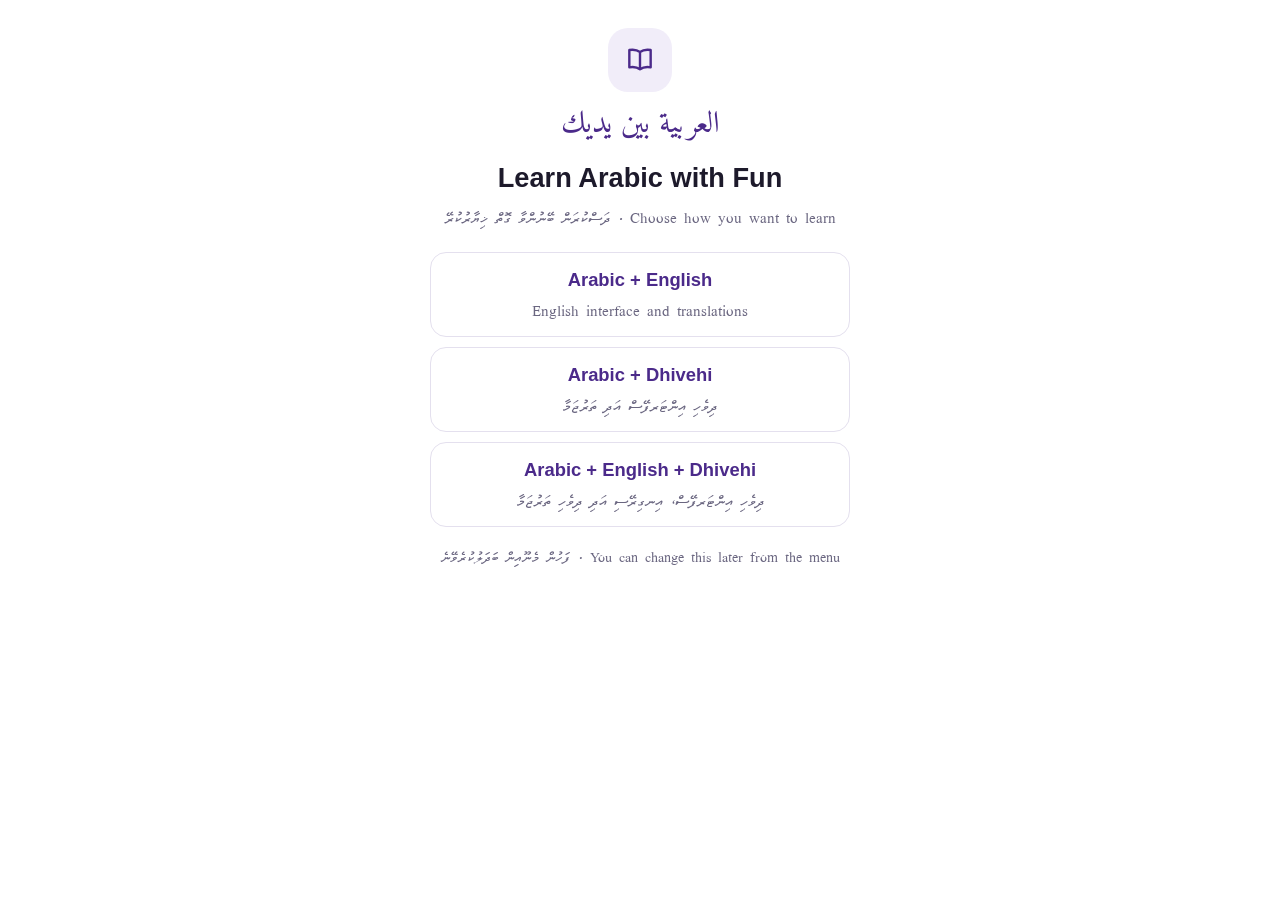
<file: index.html>
<!DOCTYPE html>
<html lang="dv" dir="rtl">
<head>
<meta charset="utf-8">
<meta name="viewport" content="width=device-width, initial-scale=1, viewport-fit=cover">
<title>ArabicMV</title>
<meta name="description" content="ArabicMV — Arabic learning companion for العربية بين يديك, Book 1, in Dhivehi and English.">
<link rel="icon" href="data:image/svg+xml,%3Csvg xmlns='http://www.w3.org/2000/svg' viewBox='0 0 24 24'%3E%3Crect width='24' height='24' rx='6' fill='%234b2a8a'/%3E%3Cpath d='M12 7c-1.6-1.2-4-1.6-6.4-1.2v10.4c2.4-.4 4.8 0 6.4 1.2 1.6-1.2 4-1.6 6.4-1.2V5.8C16 5.4 13.6 5.8 12 7zm0 0v10.4' fill='none' stroke='white' stroke-width='1.6'/%3E%3C/svg%3E">
<link rel="preconnect" href="https://fonts.googleapis.com">
<link rel="preconnect" href="https://fonts.gstatic.com" crossorigin>
<link rel="stylesheet" href="https://fonts.googleapis.com/css2?family=Amiri:wght@400;700&family=Noto+Sans+Thaana:wght@400;600;700&display=swap">
<link rel="stylesheet" href="css/app.css">
</head>
<body>
<aside id="side" class="side" hidden></aside>
<div class="wrap">
  <header id="hdr"></header>
  <main id="app"></main>
</div>
<nav class="nav" id="nav" aria-label="Sections" hidden></nav>
<div id="modalRoot"></div>
<script src="js/i18n.js"></script>
<script src="js/exercises.js"></script>
<script src="js/views.js"></script>
<script src="js/app.js"></script>
</body>
</html>
</file>
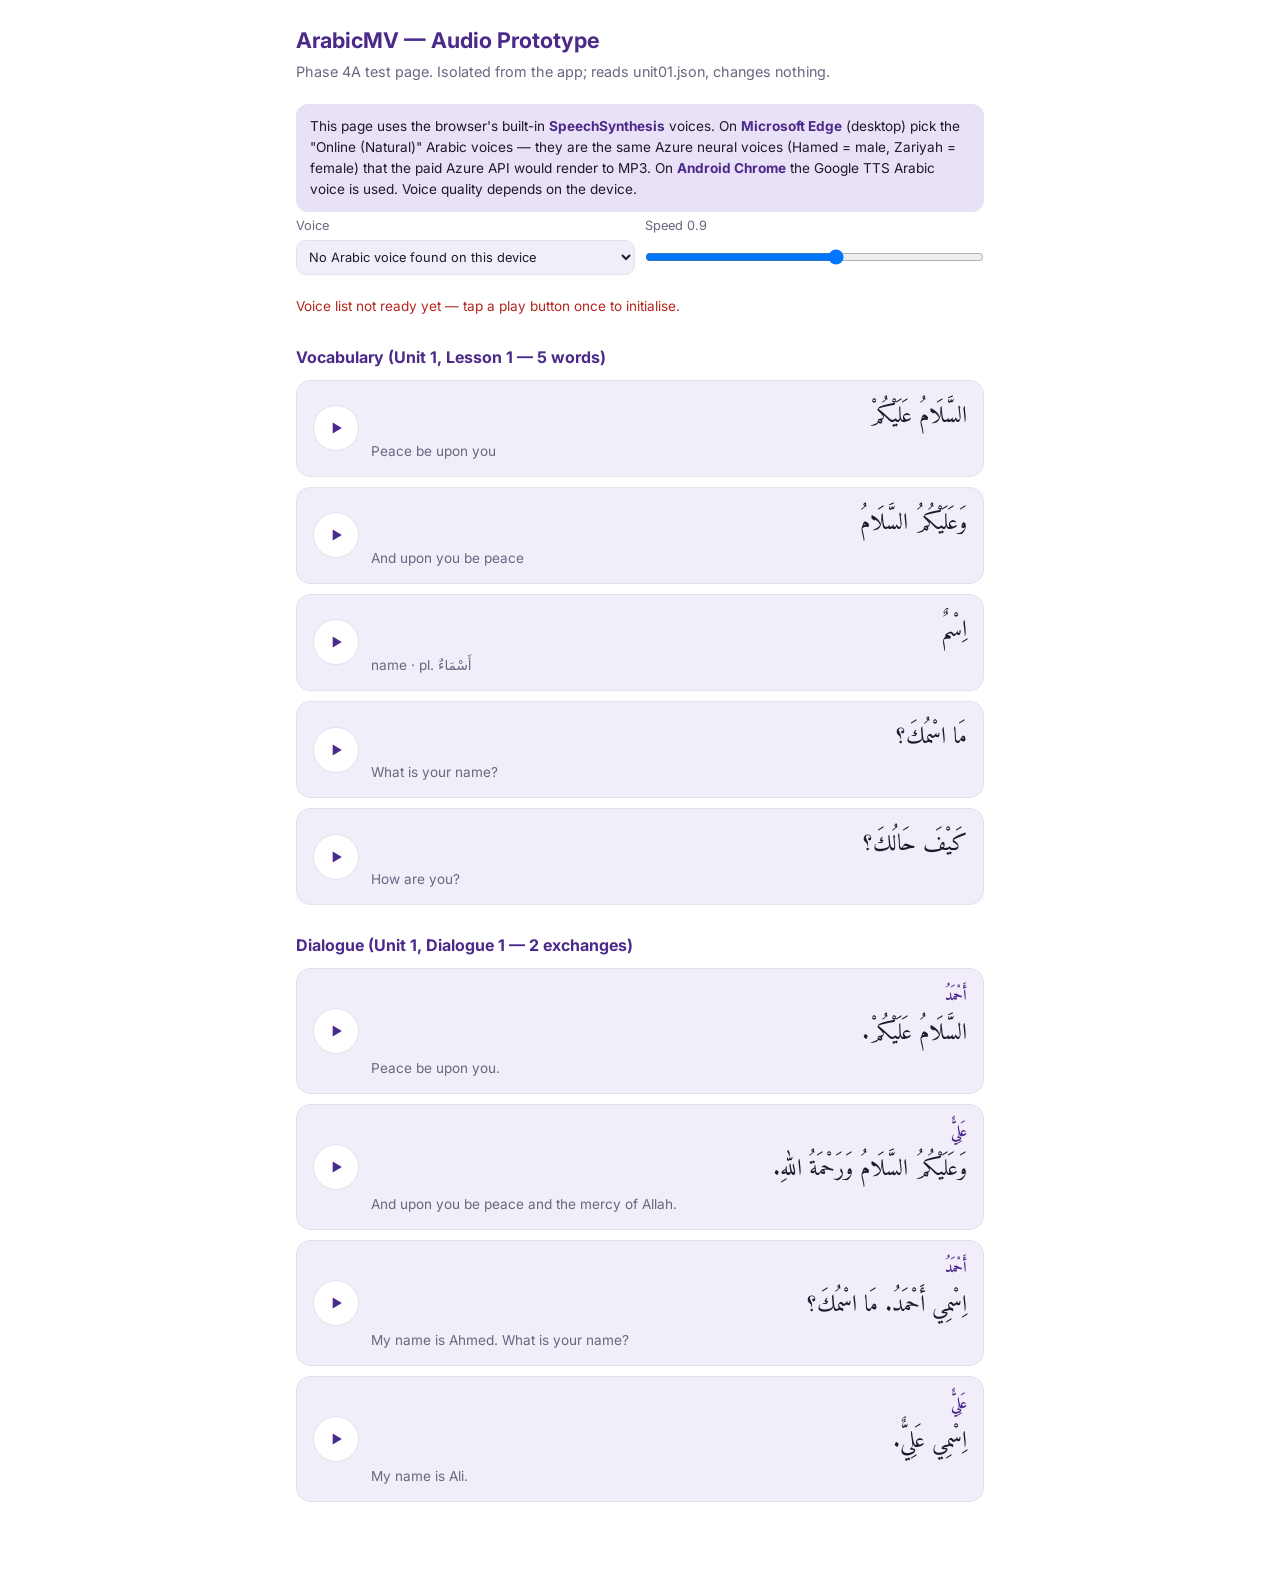
<file: prototype/audio/index.html>
<!doctype html>
<html lang="en">
<head>
<meta charset="utf-8">
<meta name="viewport" content="width=device-width, initial-scale=1">
<title>ArabicMV Audio Prototype</title>
<link rel="icon" href="data:image/svg+xml,%3Csvg xmlns='http://www.w3.org/2000/svg' viewBox='0 0 24 24'%3E%3Cpath fill='%234b2a8a' d='M3 9v6h4l5 4V5L7 9H3zm13.5 3a4.5 4.5 0 00-2.5-4v8a4.5 4.5 0 002.5-4z'/%3E%3C/svg%3E">
<link rel="preconnect" href="https://fonts.googleapis.com">
<link rel="preconnect" href="https://fonts.gstatic.com" crossorigin>
<link href="https://fonts.googleapis.com/css2?family=Amiri:wght@400;700&family=Inter:wght@400;500;600;700&display=swap" rel="stylesheet">
<style>
/* Standalone prototype — intentionally not linked to css/app.css so the main
   app stays untouched. Tokens copied from the ArabicMV purple palette. */
:root{
  --primary:#4b2a8a; --bg:#ffffff; --surface:#f1edf9; --accent:#e9e1f7;
  --line:#e4e0ee; --ink:#1d1a2b; --muted:#6a6680; --good:#1e8f5a; --bad:#b3261e;
}
@media (prefers-color-scheme: dark){
  :root:not([data-theme="light"]){
    --primary:#b79cf2; --bg:#141220; --surface:#221e33; --accent:#2f2847;
    --line:#332d4a; --ink:#efecf7; --muted:#a49fc0; --good:#4cc08a; --bad:#f2938c;
  }
}
*{box-sizing:border-box; margin:0; padding:0}
body{
  background:var(--bg); color:var(--ink);
  font-family:"Inter",system-ui,sans-serif; font-size:16px; line-height:1.55;
  max-width:720px; margin:0 auto; padding:24px 16px 64px;
}
h1{font-size:1.35rem; color:var(--primary); margin-bottom:4px}
.sub{color:var(--muted); font-size:.9rem; margin-bottom:20px}
h2{font-size:1rem; margin:28px 0 10px; color:var(--primary)}
.ar{font-family:"Amiri",serif; line-height:1.9; direction:rtl}
.card{
  background:var(--surface); border:1px solid var(--line); border-radius:14px;
  padding:14px 16px; margin-bottom:10px;
  display:flex; align-items:center; gap:12px;
}
.card .tx{flex:1; min-width:0}
.card .ar{font-size:1.45rem}
.card .en{color:var(--muted); font-size:.85rem; margin-top:2px}
.card .who{color:var(--primary); font-size:.95rem; font-weight:700}
.pbtn{
  flex:none; width:46px; height:46px; border-radius:50%;
  border:1px solid var(--line); background:var(--bg); color:var(--primary);
  cursor:pointer; display:flex; align-items:center; justify-content:center;
}
.pbtn:active{background:var(--accent)}
.pbtn svg{width:20px; height:20px; fill:currentColor}
.pbtn.playing{background:var(--primary); color:var(--bg); border-color:var(--primary)}
.vrow{display:flex; gap:10px; flex-wrap:wrap; margin-bottom:6px}
.vrow label{flex:1 1 240px; font-size:.8rem; color:var(--muted)}
.vrow select, .vrow input[type=range]{
  width:100%; margin-top:4px; padding:8px; border-radius:10px;
  border:1px solid var(--line); background:var(--surface); color:var(--ink); font:inherit;
}
.note{
  background:var(--accent); border-radius:12px; padding:12px 14px;
  font-size:.85rem; margin:10px 0 4px;
}
.note b{color:var(--primary)}
#status{font-size:.85rem; min-height:1.4em; margin-top:8px}
#status.err{color:var(--bad)}
#status.ok{color:var(--good)}
.seg{display:flex; gap:6px; margin:8px 0 2px}
.seg button{
  padding:8px 14px; border-radius:999px; border:1px solid var(--line);
  background:var(--surface); color:var(--ink); font:inherit; font-size:.85rem; cursor:pointer;
}
.seg button.on{background:var(--primary); color:var(--bg); border-color:var(--primary)}
</style>
</head>
<body>
<h1>ArabicMV — Audio Prototype</h1>
<p class="sub">Phase 4A test page. Isolated from the app; reads unit01.json, changes nothing.</p>

<div class="note">
  This page uses the browser's built-in <b>SpeechSynthesis</b> voices.
  On <b>Microsoft Edge</b> (desktop) pick the "Online (Natural)" Arabic voices —
  they are the same Azure neural voices (Hamed = male, Zariyah = female) that the
  paid Azure API would render to MP3. On <b>Android Chrome</b> the Google TTS
  Arabic voice is used. Voice quality depends on the device.
</div>

<div class="vrow">
  <label>Voice
    <select id="voiceSel"></select>
  </label>
  <label>Speed <span id="rateVal">0.9</span>
    <input type="range" id="rate" min="0.5" max="1.2" step="0.05" value="0.9">
  </label>
</div>
<div class="seg" id="quick"></div>
<div id="status"></div>

<h2>Vocabulary (Unit 1, Lesson 1 — 5 words)</h2>
<div id="vocab"></div>

<h2>Dialogue (Unit 1, Dialogue 1 — 2 exchanges)</h2>
<div id="dlg"></div>

<script>
(function(){
  "use strict";
  var statusEl = document.getElementById("status");
  function setStatus(msg, cls){ statusEl.textContent = msg; statusEl.className = cls || ""; }
  function esc(s){
    return String(s).replace(/&/g,"&amp;").replace(/</g,"&lt;").replace(/>/g,"&gt;").replace(/"/g,"&quot;");
  }

  if(!("speechSynthesis" in window)){
    setStatus("This browser has no SpeechSynthesis support.", "err");
    return;
  }

  /* ---- voices ---- */
  var sel = document.getElementById("voiceSel");
  var quick = document.getElementById("quick");
  var voices = [];
  function knownGender(name){
    if(/hamed|naayf|shakir|zayd|bassel|taim|laith|ismael|rami|omar|bashkar/i.test(name)) return " — male";
    if(/zariyah|salma|hala|zeina|amany|layla|fatima|mouna|rana|aysha|iman|sana|hoda|amal|amina|noura/i.test(name)) return " — female";
    return "";
  }
  function loadVoices(){
    var all = window.speechSynthesis.getVoices();
    voices = all.filter(function(v){ return (v.lang || "").toLowerCase().indexOf("ar") === 0; });
    sel.innerHTML = "";
    quick.innerHTML = "";
    if(!voices.length){
      var opt = document.createElement("option");
      opt.textContent = "No Arabic voice found on this device";
      sel.appendChild(opt);
      setStatus(all.length ?
        ("No Arabic voice among the " + all.length + " voices on this device. On Android: install/enable Google Text-to-Speech Arabic.") :
        "Voice list not ready yet — tap a play button once to initialise.", "err");
      return;
    }
    voices.forEach(function(v, i){
      var opt = document.createElement("option");
      opt.value = i;
      opt.textContent = v.name + " (" + v.lang + ")" + knownGender(v.name) + (v.localService ? " [offline]" : " [online]");
      sel.appendChild(opt);
    });
    /* quick toggles for the first recognisably male + female voice */
    var mi = -1, fi = -1;
    voices.forEach(function(v, i){
      if(mi < 0 && knownGender(v.name) === " — male") mi = i;
      if(fi < 0 && knownGender(v.name) === " — female") fi = i;
    });
    function seg(label, idx){
      var b = document.createElement("button");
      b.textContent = label;
      b.onclick = function(){
        sel.value = String(idx); syncSeg();
      };
      b.dataset.idx = idx;
      quick.appendChild(b);
    }
    if(mi >= 0) seg("Male voice", mi);
    if(fi >= 0) seg("Female voice", fi);
    function syncSeg(){
      var bs = quick.querySelectorAll("button");
      for(var i = 0; i < bs.length; i++) bs[i].className = (bs[i].dataset.idx === sel.value) ? "on" : "";
    }
    sel.onchange = syncSeg;
    if(mi >= 0){ sel.value = String(mi); }
    syncSeg();
    setStatus(voices.length + " Arabic voice(s) available.", "ok");
  }
  loadVoices();
  window.speechSynthesis.onvoiceschanged = loadVoices;

  /* ---- rate ---- */
  var rateEl = document.getElementById("rate"), rateVal = document.getElementById("rateVal");
  rateEl.oninput = function(){ rateVal.textContent = rateEl.value; };

  /* ---- playback ---- */
  var current = null;
  function play(text, btn){
    window.speechSynthesis.cancel();
    if(current){ current.classList.remove("playing"); }
    if(current === btn){ current = null; return; }  /* tap again = stop */
    if(!voices.length){ loadVoices(); if(!voices.length){ setStatus("No Arabic voice available.", "err"); return; } }
    var u = new SpeechSynthesisUtterance(text);
    u.voice = voices[+sel.value] || voices[0];
    u.lang = u.voice.lang;
    u.rate = +rateEl.value;
    u.onstart = function(){ setStatus("Playing with " + u.voice.name + "…"); };
    u.onend = function(){ btn.classList.remove("playing"); current = null; setStatus("Done.", "ok"); };
    u.onerror = function(e){
      btn.classList.remove("playing"); current = null;
      setStatus("Speech error: " + (e.error || "unknown") + ". Online voices need an internet connection.", "err");
    };
    btn.classList.add("playing");
    current = btn;
    window.speechSynthesis.speak(u);
  }
  var PLAY = '<svg viewBox="0 0 24 24"><path d="M8 5.5v13l11-6.5z"/></svg>';

  function card(ar, sub, who){
    var d = document.createElement("div");
    d.className = "card";
    d.innerHTML =
      '<button class="pbtn" aria-label="Play">' + PLAY + '</button>' +
      '<div class="tx">' +
        (who ? '<div class="who ar">' + esc(who) + '</div>' : '') +
        '<div class="ar">' + esc(ar) + '</div>' +
        (sub ? '<div class="en">' + esc(sub) + '</div>' : '') +
      '</div>';
    d.querySelector(".pbtn").onclick = function(){ play(ar, this); };
    return d;
  }

  /* ---- content: fetched from the real JSON so strings are byte-exact ---- */
  fetch("../../data/book1/unit01.json")
    .then(function(r){ if(!r.ok) throw new Error("HTTP " + r.status); return r.json(); })
    .then(function(d){
      var vbox = document.getElementById("vocab");
      d.vocab.slice(0, 5).forEach(function(v){
        vbox.appendChild(card(v.ar, v.en + (v.pl ? "  · pl. " + v.pl : "")));
      });
      var dbox = document.getElementById("dlg");
      /* first two exchanges = first 4 lines of dialogue 1 */
      d.dialogues[0].lines.slice(0, 4).forEach(function(ln){
        dbox.appendChild(card(ln.ar, ln.en, ln.who));
      });
    })
    .catch(function(e){
      setStatus("Could not load unit01.json (" + e.message + "). Serve this page from the project root, e.g. http://localhost:8000/prototype/audio/", "err");
    });
})();
</script>
</body>
</html>
</file>
<file: css/app.css>
/* ArabicMV — styles. Tokens first, then shell, then screens. */
@font-face{
  font-family:"Faruma";
  src:url("../fonts/Faruma.woff2") format("woff2"),
      url("../fonts/Faruma.woff") format("woff");
  font-weight:normal; font-style:normal; font-display:swap;
}
:root{
  --bg:#ffffff; --surface:#f1edf9; --card:#ffffff; --ink:#1d1a2b; --muted:#6a6680;
  --primary:#4b2a8a; --on-primary:#ffffff; --accent:#e9e1f7; --on-accent:#4b2a8a; --line:#e4e0ee;
  --good:#1e8f5a; --good-bg:#e4f5ec; --bad:#c6403a; --bad-bg:#fbe6e4; --shadow:0 1px 2px rgba(75,42,138,.05), 0 3px 10px rgba(75,42,138,.06);
  box-sizing:border-box;
  padding-top:env(safe-area-inset-top,0px);
  padding-bottom:env(safe-area-inset-bottom,0px);
}
@media (prefers-color-scheme: dark){
  :root:not([data-theme="light"]){
    --bg:#141220; --surface:#221e33; --card:#1b1829; --ink:#efecf7; --muted:#a6a1bd;
    --primary:#b79cf2; --on-primary:#1b1529; --accent:#2f2847; --on-accent:#d9ccf6; --line:#2e2944;
    --good:#5fd39a; --good-bg:#1c3a2c; --bad:#f08a80; --bad-bg:#44262a; --shadow:0 1px 2px rgba(0,0,0,.35);
  }
}
:root[data-theme="dark"]{
  --bg:#141220; --surface:#221e33; --card:#1b1829; --ink:#efecf7; --muted:#a6a1bd;
  --primary:#b79cf2; --on-primary:#1b1529; --accent:#2f2847; --on-accent:#d9ccf6; --line:#2e2944;
  --good:#5fd39a; --good-bg:#1c3a2c; --bad:#f08a80; --bad-bg:#44262a; --shadow:0 1px 2px rgba(0,0,0,.35);
}
*,*::before,*::after{box-sizing:inherit}
html{scroll-padding-top:env(safe-area-inset-top,0px)}
body{margin:0; background:var(--bg); color:var(--ink);
  font-family:"Faruma","Samee Avas Thaana","MV Faseyha","Noto Sans Thaana",sans-serif; font-size:17px; line-height:1.9}
/* English interface: Latin font at the same size and line height as the Dhivehi interface */
html[data-ui="en"] body{font-family:"Segoe UI",Roboto,"Helvetica Neue",Arial,sans-serif; line-height:1.7}
html[data-ui="en"] .dv{font-family:"Faruma","Samee Avas Thaana","MV Faseyha","Noto Sans Thaana",sans-serif; line-height:1.9}
.ar{font-family:"Amiri","Traditional Arabic","Scheherazade New",serif; line-height:1.8; direction:rtl; unicode-bidi:isolate}
.en{font-family:"Segoe UI",Roboto,"Helvetica Neue",Arial,sans-serif; direction:ltr; unicode-bidi:isolate; line-height:1.5; font-size:1rem; color:var(--ink)}
.en+.dv{color:var(--muted)}
.dv{direction:rtl; unicode-bidi:isolate}
/* numeric "n / m" counters keep left-to-right order inside RTL text */
.num{direction:ltr; unicode-bidi:isolate}
button,input,select,textarea{font:inherit; color:inherit}
button{cursor:pointer}
button:disabled{cursor:default}
:focus-visible{outline:3px solid var(--accent); outline-offset:2px}
[hidden]{display:none!important}
.ic{width:22px; height:22px; fill:none; stroke:currentColor; stroke-width:1.8; stroke-linecap:round; stroke-linejoin:round; flex:none}
.wrap{max-width:600px; margin:0 auto; padding:0 14px 120px}

/* header */
.hdr,.home{display:grid; grid-template-columns:44px 1fr 44px; align-items:center; padding:8px 0 10px}
.ib{width:40px; height:40px; border-radius:50%; background:none; border:0; display:grid; place-items:center; color:var(--primary); padding:0}
.ib:hover{background:var(--surface)}
.hc{text-align:center; min-width:0}
.hs{font-size:.8rem; color:var(--muted); line-height:1.3}
.ht{font-weight:700; color:var(--primary); font-size:1.15rem; line-height:1.5; overflow:hidden; text-overflow:ellipsis; white-space:nowrap}
/* Arabic in clipped (ellipsis) containers: line-height:normal lets Amiri's own
   metrics size the line box, so stacked tashkeel is never cut off */
.ht.ar{font-size:1.45rem; line-height:normal}
.hl{font-family:"Amiri","Traditional Arabic","Scheherazade New",serif; font-size:1.15rem; color:var(--ink); line-height:normal; white-space:nowrap; overflow:hidden; text-overflow:ellipsis; direction:rtl; unicode-bidi:isolate}
/* narrow screens: keep unit and lesson numbers visible, drop the long unit title */
@media (max-width:540px){ .hl .hmid{display:none} }
.hc.one{display:flex; align-items:baseline; justify-content:space-between; gap:6px}
.hc.one .hs{font-size:1rem; color:var(--primary); white-space:nowrap}
.hc.one .ht{flex:1; font-size:1.35rem; text-align:center; color:var(--ink)}
.home .logo{display:grid; place-items:center; color:var(--primary)}
.home .logo .ic{width:28px; height:28px}
.home .ht{font-size:1.7rem}
.home .logo .ic{color:var(--primary)}

/* welcome */
.welcome{display:flex; flex-direction:column; align-items:center; text-align:center; padding:28px 0 20px; max-width:420px; margin:0 auto}
.wlogo{width:64px; height:64px; border-radius:20px; background:var(--surface); color:var(--primary); display:grid; place-items:center; margin-bottom:10px}
.wlogo .ic{width:32px; height:32px}
.wtitle{font-size:1.9rem; color:var(--primary); line-height:1.5}
.wh{font-family:"Segoe UI",Roboto,"Helvetica Neue",Arial,sans-serif; font-size:1.7rem; margin:4px 0 2px; color:var(--ink); direction:ltr}
.wsub{color:var(--muted); margin:0 0 18px; font-size:.95rem}
.wopt{display:flex; flex-direction:column; align-items:center; width:100%; background:var(--card); border:1.5px solid var(--line); border-radius:16px; padding:10px 16px; margin-bottom:10px; color:var(--ink)}
.wopt:hover{border-color:var(--primary); background:var(--surface)}
.wopt .wl{font-family:"Segoe UI",Roboto,"Helvetica Neue",Arial,sans-serif; font-size:1.15rem; font-weight:700; color:var(--primary); direction:ltr}
.wopt .ws{font-size:.92rem; color:var(--muted)}
.wnote{color:var(--muted); font-size:.85rem; margin-top:8px}

/* homepage: brand block, continue card, books with unit shortcuts, quick practice, recent progress */
.hwel{position:relative; text-align:center; padding:22px 40px 18px}
.hwel h1,.hwel p{direction:ltr; font-family:"Segoe UI",Roboto,"Helvetica Neue",Arial,sans-serif}
.hmenu{position:absolute; top:8px; inset-inline-end:-8px}
.lpsub{font-size:1rem; color:var(--muted); margin:6px 0 0; line-height:1.4}
.cbtn{flex:none; background:var(--on-primary); color:var(--primary); border-radius:999px; padding:6px 16px; font-weight:700; font-size:.95rem}
.cempty{display:flex; align-items:center; justify-content:space-between; flex-wrap:wrap; gap:10px 14px; background:var(--surface); border-radius:18px; padding:14px 16px}
.cempty p{margin:0; font-weight:600}
.books{display:grid; gap:10px}
.hsub{display:block; font-size:.85rem; font-weight:400; color:var(--muted)}
.credit{text-align:center; color:var(--muted); font-size:.85rem; margin:26px 0 0; direction:ltr}
.lnk{background:none; border:0; padding:0; color:var(--primary); font:inherit; font-weight:600; text-decoration:underline; cursor:pointer}
.books{grid-template-columns:1fr 1fr}
.books .hcard:first-child{grid-column:1 / -1}
.books .hcard.off{min-height:48px; padding:8px 12px; flex-wrap:wrap; gap:4px 10px}
.books .hcard.off .hic{display:none}
.books .hcard.off .hlab{font-size:1rem}
@media (min-width:700px){ .books{grid-template-columns:repeat(3,1fr)} .books .hcard:first-child{grid-column:auto} .books .hcard{min-height:64px} .books .hcard.off .hic{display:grid} }
/* Practice page: kind of activity */
.ptypes{display:grid; grid-template-columns:repeat(3,1fr); gap:8px; margin-bottom:14px}
.ptype{display:flex; flex-direction:column; align-items:center; gap:4px; background:var(--card); border:1px solid var(--line); border-radius:14px; padding:9px 4px; color:var(--ink); font-size:.88rem; line-height:1.4}
.ptype .ic{width:20px; height:20px; color:var(--primary)}
.ptype:hover{border-color:var(--primary)}
.ptype.on{background:var(--primary); border-color:var(--primary); color:var(--on-primary); font-weight:700}
.ptype.on .ic{color:var(--on-primary)}
@media (min-width:700px){ .ptypes{grid-template-columns:repeat(5,1fr)} }
.lpname{font-size:2.4rem; font-weight:700; color:var(--primary); margin:0; line-height:1.2; letter-spacing:-.01em}
.lptag{font-size:1.35rem; font-weight:600; color:var(--primary); opacity:.72; margin:10px 0 0; line-height:1.3}
.hcard{display:flex; align-items:center; gap:14px; width:100%; min-height:76px; text-align:start; background:var(--card); border:1.5px solid var(--line); border-radius:18px; padding:12px 16px; color:var(--ink); box-shadow:none}
.hcard:hover{border-color:var(--primary); background:var(--surface)}
.hic{width:48px; height:48px; flex:none; border-radius:14px; background:var(--accent); color:var(--on-accent); display:grid; place-items:center}
.hic .ic{width:24px; height:24px}
.hlab{flex:1; min-width:0; font-size:1.2rem; font-weight:700; line-height:1.35}
.hgo{color:var(--primary); display:grid; place-items:center}
.hcard.off{cursor:default; opacity:.6}
.hcard.off .hic{background:var(--surface); color:var(--muted)}
.hsoon{flex:none; font-size:.78rem; font-weight:600; color:var(--muted); background:var(--surface); border-radius:999px; padding:3px 10px; white-space:nowrap}
@media (max-width:380px){ .lpname{font-size:2.1rem} .lptag{font-size:1.15rem} .hlab{font-size:1.1rem} }

/* unit list */
.ulist{list-style:none; margin:0; padding:0; display:grid; gap:10px}
.ucard,.lcard{display:flex; align-items:center; gap:12px; width:100%; text-align:start; background:var(--card); border:0; border-radius:16px; padding:10px 12px; box-shadow:var(--shadow)}
.thumb{width:48px; height:48px; flex:none; display:grid; place-items:center; background:var(--surface); border-radius:14px; color:var(--primary); font-size:1.35rem; font-weight:700}
.ut{flex:1; min-width:0; display:flex; flex-direction:column}
.uk{font-size:.85rem; color:var(--primary); line-height:1.3}
.un{font-size:1.3rem; line-height:1.8; font-weight:700}
.ud{font-size:.85rem; color:var(--muted); line-height:1.5}
.uend{color:var(--muted); display:grid; flex:none}
.ucard .ut{flex-direction:row; align-items:center; justify-content:space-between; gap:8px}
.ucard .un{flex:1; min-width:0}
.ucard .uk{order:2; white-space:nowrap}
.ucard .ut{flex-wrap:wrap}
.ucard .ud{width:100%; order:3; white-space:normal}
.ucard.off{box-shadow:none; background:var(--surface); opacity:.6; cursor:default}
.ucard.off .thumb{background:var(--bg); color:var(--muted)}
.ucard.off .uk,.ucard.off .un{color:var(--muted)}
/* unit progress bar + the four lesson activities (Read, Practise, Listen, Speak) */
.upbar{display:block; height:5px; width:100%; order:4; margin-top:4px}
.acts{display:flex; flex-wrap:wrap; gap:4px 6px; margin-top:6px}
.act{display:inline-flex; align-items:center; gap:3px; font-size:.75rem; line-height:1.7; color:var(--muted); background:var(--surface); border-radius:999px; padding:0 8px}
.act.on{color:var(--primary); font-weight:700}
.act .ic{width:12px; height:12px}

/* lessons */
.hero{background:var(--surface); color:var(--ink); border-radius:18px; padding:14px 18px; margin-bottom:12px; display:grid; grid-template-columns:1fr auto 1fr; align-items:baseline; gap:10px; padding:10px 16px}
.hero .hk{font-size:.95rem; color:var(--primary); white-space:nowrap}
.hero .hn{font-size:1.35rem; font-weight:700; line-height:1.8; text-align:center}
.hero .ud{color:inherit; opacity:.85}
.llist{display:grid; gap:10px}
.lcard.cur .lk{background:var(--accent); color:var(--on-accent)}
.lk.ok{background:var(--good); color:#fff}
.lk{width:40px; height:40px; flex:none; border-radius:12px; background:var(--surface); color:var(--primary); display:grid; place-items:center; font-size:1.1rem; font-weight:700}
.lcard .un{font-size:1.5rem; font-weight:400}

/* segmented control: one row, horizontal swipe on narrow screens */
.seg{display:flex; flex-wrap:nowrap; gap:8px; margin-bottom:12px; overflow-x:auto; -webkit-overflow-scrolling:touch; scrollbar-width:none; padding-bottom:2px}
.seg::-webkit-scrollbar{display:none}
.seg button{flex:none}
.seg button{background:var(--card); border:1px solid var(--line); border-radius:999px; padding:4px 18px; color:var(--muted); white-space:nowrap; font-size:1rem}
.seg button.on{background:var(--accent); border-color:transparent; color:var(--primary); font-weight:700}
.scope{display:flex; justify-content:flex-end; margin:-4px 0 8px}
.segrow{display:flex; align-items:flex-start; gap:8px; margin-bottom:12px}
.segrow .seg{flex:1; min-width:0; margin-bottom:0}
.fbtn{flex:none; width:38px; height:36px; display:grid; place-items:center; background:var(--card); border:1px solid var(--line); border-radius:999px; padding:0; color:var(--muted)}
.fbtn .ic{width:20px; height:20px}
.fbtn.on{background:var(--accent); border-color:var(--primary); color:var(--primary)}

h2{font-size:1.05rem; margin:16px 0 8px; color:var(--primary)}
.sub{color:var(--muted); margin:0 0 8px; font-size:.95rem}
.row{display:flex; gap:10px; flex-wrap:wrap; align-items:center}
.btn{display:inline-flex; align-items:center; justify-content:center; gap:8px; background:var(--primary); color:var(--on-primary); border:0; border-radius:14px; padding:8px 22px; font-weight:600; font-size:1.05rem}
.btn.wide{width:auto; margin:0 auto; display:flex}
.btn.reveal{background:var(--surface); color:var(--primary); border-radius:999px; padding:6px 22px; font-weight:600}
.btn.ghost{background:var(--card); color:var(--primary); border:1px solid var(--line)}
.btn.small{padding:0 12px; font-size:.82rem; font-weight:400}
.btn.danger{background:none; color:var(--bad); border:1px solid var(--bad)}
.card{background:var(--card); border-radius:18px; padding:14px; box-shadow:var(--shadow)}
.empty{background:var(--surface); border-radius:16px; padding:22px 16px; text-align:center; color:var(--muted)}
.count{color:var(--muted); font-size:.92rem}
.tr{display:flex; flex-direction:column; gap:2px; margin-top:4px}
.tr .en{text-align:start}

/* conversation */
.conv{background:var(--card); border-radius:18px; margin-bottom:12px; overflow:hidden; box-shadow:var(--shadow)}
.chead{display:flex; align-items:center; gap:10px; padding:10px 14px 6px}
.chead .count{margin-inline-start:auto}
.chead b{color:var(--primary)}
.chead span{font-size:.85rem; color:var(--muted)}
.prog{flex:1; height:4px; background:var(--line); border-radius:2px; overflow:hidden; direction:ltr}
.prog i{display:block; height:100%; width:0; background:var(--primary)}
.line{display:grid; grid-template-columns:4.6em 1fr 20px; align-items:baseline; gap:6px; width:100%; text-align:start; background:none; border:0; border-top:1px solid var(--line); padding:6px 14px}
.line.on{background:var(--surface)}
.line .who{color:var(--primary); font-size:1.05rem}
.line .say{font-size:1.55rem}
.line .tr{grid-column:1 / -1}
.lines .tr .en{text-align:left}
.chead .ib{width:34px; height:34px; background:var(--surface)}
.line .ic,.vcard .ic,.nhead .ic{width:18px; height:18px; color:var(--muted); align-self:center; transition:transform .15s}
.line.on>.ic,.nhead[aria-expanded="true"]>.ic{transform:rotate(-90deg)}
/* arrows point the other way in the left-to-right (English) interface */
html[data-ui="en"] .ic.d{transform:scaleX(-1)}
html[data-ui="en"] .line.on>.ic.d,html[data-ui="en"] .nhead[aria-expanded="true"]>.ic.d{transform:rotate(-90deg)}

/* vocabulary + class entries */
.vlist{list-style:none; margin:0; padding:0; display:grid; grid-template-columns:1fr 1fr; gap:10px}
.vlist li{display:flex}
.vcard{display:flex; flex-direction:column; align-items:center; justify-content:center; gap:2px; width:100%; min-height:84px; text-align:center; background:var(--card); border:0; border-radius:16px; padding:10px 8px; box-shadow:var(--shadow)}
.vcard.on{background:var(--surface)}
.vhint{color:var(--muted); opacity:.55; display:flex}
.vhint .ic{width:16px; height:16px}

/* vocabulary library */
.search{width:100%; background:var(--card); border:1px solid var(--line); border-radius:999px; padding:8px 16px; margin-bottom:12px; font-size:1rem}
.vli{position:relative}
.vstar{position:absolute; top:4px; inset-inline-start:4px; width:34px; height:34px; border:0; background:none; color:var(--muted); display:grid; place-items:center; padding:0; border-radius:50%}
.vstar .ic{width:18px; height:18px}
.vstar:hover{background:var(--surface)}
.vstar.on{color:var(--primary)}
.vstar.on .ic{fill:currentColor}
.vref{display:block; font-size:.78rem; color:var(--muted); margin-top:4px}
.rvhead{display:flex; justify-content:space-between; align-items:center; margin-bottom:10px}
.rvback .ar{font-size:2rem}
.rvback .vexs{align-self:stretch; text-align:center}
.rvbtns{justify-content:center; margin-top:12px}
.vst{position:absolute; top:7px; inset-inline-end:7px; border:0; border-radius:999px; font-size:.72rem; padding:2px 10px; background:var(--surface); color:var(--muted)}
.vst-learning{background:var(--accent); color:var(--on-accent)}
.vst-mastered{background:var(--good-bg); color:var(--good)}
.vexs{display:block; margin-top:8px; border-top:1px dashed var(--line); padding-top:6px}
.vexs>.count{font-size:.78rem}
.vex{display:block; margin-top:4px}
.vex .ar{font-size:1.25rem; display:block}
.vcard>.ar{font-size:1.75rem; color:var(--primary); line-height:1.8}
.vcard>.ic{display:none}
.vcard .tr{align-items:center; text-align:center}
.vcard .tr .en{text-align:center}
.vcard .forms{justify-content:center}
.forms{display:flex; gap:14px; flex-wrap:wrap; font-size:.82rem; color:var(--muted)}
.forms .ar{font-size:1.15rem; color:var(--ink)}
.tools{display:flex; gap:8px; padding:6px 4px 2px}

/* help */
.note{background:var(--card); border-radius:16px; margin-bottom:8px; overflow:hidden; box-shadow:var(--shadow)}
.nhead{display:flex; justify-content:space-between; align-items:center; width:100%; background:none; border:0; padding:10px 14px; font-weight:700; text-align:start}
.nbody{padding:0 14px 10px}
.nbody p{margin:0 0 6px; font-size:1rem; color:var(--muted)}
/* grammar examples: Arabic on its own line, translation inset beneath it */
.ex{border-top:1px solid var(--line); padding:8px 0}
.badge{background:var(--accent); color:var(--on-accent)}
.ex .ar{font-size:1.4rem; display:block}
.ex .tr{margin:2px 0 0; padding-inline-start:10px; border-inline-start:2px solid var(--accent)}
.tips p{margin:0 0 6px; font-size:1rem}
.tips p:last-child{margin:0}

/* flashcard */
.fc{width:100%; min-height:210px; background:var(--card); border:0; border-radius:18px; display:flex; flex-direction:column; align-items:center; justify-content:center; gap:6px; padding:20px; text-align:center; box-shadow:var(--shadow)}
.fc .ar{font-size:clamp(2.4rem,11vw,3.4rem); color:var(--primary)}
.fc .en{font-size:1.15rem; text-align:center}
.fc .dv{font-size:1.25rem}
.fc .hint{font-size:.8rem; color:var(--muted)}
.fc .forms{justify-content:center; margin-top:6px}
.ctrl{display:flex; justify-content:space-between; align-items:center; gap:10px; margin-top:10px}
.rb{width:52px; height:42px; border-radius:999px; border:1px solid var(--line); background:var(--card); color:var(--primary); display:grid; place-items:center; padding:0}
.rb.go{background:var(--primary); border-color:var(--primary); color:var(--on-primary)}

/* quiz: royal-purple question card, white answer rows with a radio dot */
.qcard{background:var(--primary); color:var(--on-primary); border-radius:18px; padding:12px 16px; margin-bottom:10px; min-height:84px; display:flex; flex-direction:column; justify-content:center}
.qcard .count,.qcard .clabel{color:rgba(255,255,255,.75)}
.qcard .clabel span:first-child{color:var(--on-primary)}
.qcard .prompt .ar,.qcard .prompt .en,.qcard .prompt .dv{color:var(--on-primary)}
.qcard .prompt{margin:0}
.qplain{padding:14px 8px 6px; min-height:84px; display:flex; flex-direction:column; justify-content:center}
.qplain .prompt{margin:0}
.qplain .prompt .ar,.qplain .prompt .en,.qplain .prompt .dv{color:var(--primary)}
.qplain .prompt .ar{font-size:2.3rem; line-height:1.8; font-weight:700}
.qplain .prompt .en{font-size:1.45rem; font-weight:700}
.qplain .prompt .dv{font-size:1.45rem; font-weight:700}
.qplain .prompt .en+.dv{font-size:1.2rem}
.qplain{padding-bottom:14px}
.qcard .prompt .ar{font-size:2.1rem; line-height:1.8}
.qcard .prompt .en{font-size:1.35rem; font-weight:600}
.qcard .prompt .dv{font-size:1.35rem}
.qcard .prompt .en+.dv{font-size:1.25rem; opacity:.85}
.tcount{margin-inline-start:auto; align-self:center; white-space:nowrap; padding-inline-end:4px}
.qcard .prog{background:rgba(255,255,255,.25)} .qcard .prog i{background:var(--on-primary)}
.opts{justify-items:center}
.opts{gap:10px}
.opts .opt{flex-direction:row; align-items:center; gap:14px; background:var(--card); border:1px solid var(--line); border-radius:999px; padding:8px 22px 8px 16px; text-align:start; width:auto; min-width:70%; max-width:100%}
.opt .radio{width:22px; height:22px; border-radius:50%; border:2px solid var(--line); flex:none; box-sizing:border-box; position:relative}
.opt .otext{min-width:0; display:flex; flex-direction:column}
.opt.ar .otext{font-size:1.55rem; line-height:1.6}
.opt .otext .en{font-size:1.25rem; color:var(--ink)}
.opt .otext .dv{font-size:1.2rem}
.opt .otext .en+.dv{font-size:1rem}
.opt.sel{background:var(--accent); border-color:var(--primary)}
.opt.sel .radio{border-color:var(--primary)}
.opt.sel .radio::after,.opt.right .radio::after{content:""; position:absolute; inset:3px; border-radius:50%; background:var(--primary)}
.opt.right{background:var(--good-bg); border-color:var(--good)} .opt.right .radio{border-color:var(--good)} .opt.right .radio::after{background:var(--good)}
.opt.wrong{background:var(--bad-bg); border-color:var(--bad)} .opt.wrong .radio{border-color:var(--bad)}
.fb{margin-top:8px; font-weight:700; text-align:center; font-size:1.1rem}
.fb.ok{color:var(--good)} .fb.no{color:var(--bad)}
.btn.wide{margin-top:10px}

/* quiz + speak */
.clabel{display:flex; justify-content:space-between; align-items:center; color:var(--primary); font-weight:700; font-size:1.05rem}
.prompt{text-align:center; margin:2px 0 12px; display:flex; flex-direction:column; align-items:center}
.prompt .ar{font-size:2.1rem}
.prompt .dv{font-size:1.25rem}
.prompt .en{font-size:1rem}
.opts{display:grid; gap:8px}
.opt{display:flex}
.opt .en{text-align:start}
.score{font-size:2.2rem; font-weight:700; color:var(--primary); text-align:center; margin:4px 0}
.model{background:var(--surface); border-radius:16px; padding:10px 14px; margin-top:10px; text-align:center}
.model .ar{font-size:1.9rem; display:block}
.msg{text-align:center; min-height:1.9em; margin:6px 0 0; font-size:.9rem}

/* listening */
.audioStub{display:flex; align-items:center; justify-content:center; gap:10px; background:var(--surface); border:1px dashed var(--line); border-radius:14px; padding:10px 14px; margin:10px 0 4px; color:var(--muted); font-size:.85rem}
.audioStub .asBtn{width:38px; height:38px; border-radius:50%; background:var(--accent); color:var(--primary); display:flex; align-items:center; justify-content:center; flex:none}
.audioStub .asBtn .ic{width:20px; height:20px}
.model .tr{display:flex; flex-direction:column; gap:2px; margin-top:6px}
/* Listening/Speaking play button (shown only for items with a current recording) */
.audioRow{display:flex; align-items:center; justify-content:center; gap:10px; margin:10px 0 4px; min-height:48px}
.abtn{width:48px; height:48px; border-radius:50%; border:0; background:var(--accent); color:var(--primary); display:inline-grid; place-items:center; padding:0; flex:none; vertical-align:middle; margin:4px auto 0}
.abtn svg{width:18px; height:18px; fill:currentColor}
/* Speaking: microphone answer panel */
.mic{display:flex; flex-direction:column; align-items:center; gap:14px; text-align:center; background:var(--card); border:1.5px solid var(--line); border-radius:20px; padding:22px 16px; margin-top:12px; box-shadow:var(--shadow)}
.mic-main{display:flex; flex-direction:column; align-items:center; gap:10px}
.mic-btn{position:relative; width:76px; height:76px; flex:none; border-radius:50%; border:0; padding:0; display:grid; place-items:center; background:var(--primary); color:var(--on-primary); box-shadow:var(--shadow); cursor:pointer}
.mic-btn .ic{width:32px; height:32px}
.mic-stop{min-height:34px; padding:0 18px}
.btn.sp-reveal{margin-top:14px}
.mic-btn.on{background:#c62828; color:#fff}
.mic-btn.busy{background:var(--accent); color:var(--primary); cursor:progress}
.mic-sq{width:20px; height:20px; border-radius:4px; background:currentColor}
.mic-spin{width:26px; height:26px; border-radius:50%; border:3px solid var(--line); border-top-color:var(--primary)}
.mic-state{font-weight:600; color:var(--ink); line-height:1.5}
.mic-text{direction:rtl; text-align:center; unicode-bidi:plaintext; font-size:1.7rem; line-height:1.9; color:var(--ink); background:var(--surface); border-radius:14px; padding:8px 16px; margin:0; width:100%; max-width:560px; overflow-wrap:anywhere; word-break:break-word}
.mic-text.live{color:var(--muted)}
.mic-msg{margin:0; max-width:520px; line-height:1.6}
.mic-msg.err{color:var(--bad, #b3261e); font-weight:600}
/* Say it in Arabic: checked answer */
.mic-text.ok{background:var(--good-bg); box-shadow:inset 0 0 0 1.5px var(--good)}
.mic-verdict{display:flex; align-items:center; justify-content:center; gap:6px; margin:0; font-weight:700; line-height:1.5}
.mic-verdict .ic{width:20px; height:20px}
.mic-verdict.ok{color:var(--good)}
.mic-verdict.no{color:var(--muted); font-weight:600}
.btn.mic-next{background:var(--good); color:var(--card); border-radius:999px; padding:8px 22px}
.btn.mic-next .ic{width:18px; height:18px}
@media (min-width:700px){ .mic{padding:28px 24px} .mic-btn{width:84px; height:84px} .mic-btn .ic{width:34px; height:34px} }
.abtn.playing{background:var(--primary); color:var(--on-primary)}
.abtn.loading{opacity:.65; cursor:progress}
.audioRow .abtn{margin:0}
.ast{font-size:.82rem; color:var(--muted); min-width:1px}
.aerr{color:var(--bad); font-size:.85rem; text-align:center; margin:8px 0 4px}
.prompt .abtn,.model .abtn{display:grid}

/* match + arrange */
.match{display:grid; grid-template-columns:1fr 1fr; gap:8px}
.match .col{display:grid; gap:8px; align-content:start}
.mbtn{background:var(--card); border:1px solid var(--line); border-radius:12px; padding:4px 8px; min-height:62px; display:flex; flex-direction:column; align-items:center; justify-content:center; text-align:center}
.mbtn.ar{font-size:1.45rem}
.mbtn .en{text-align:center}
.mbtn{color:var(--ink); transition:background .15s}
.mbtn.sel{border-color:transparent}
.mbtn.done{border-color:transparent; color:var(--ink)}
.mbtn.wrong{background:var(--bad); border-color:var(--bad); color:#fff}
.mbtn.wrong .en,.mbtn.wrong .dv{color:#fff}
.slot{min-height:64px; border-bottom:2px solid var(--line); display:flex; flex-wrap:wrap; gap:6px; align-items:center; padding:6px 0; margin-bottom:10px}
.slot.good{border-bottom-color:var(--good)} .slot.bad{border-bottom-color:var(--bad)}
.bank{display:flex; flex-wrap:wrap; gap:6px; justify-content:center; min-height:50px}
.word{background:var(--surface); border:0; border-radius:10px; padding:0 12px; font-size:1.45rem}
/* arrange the letters */
.ltcard{border:1px solid var(--accent)}
.lthead{text-align:center; margin-bottom:8px}
.lthead h3{margin:0; font-size:1.7rem; color:var(--primary); font-weight:700; line-height:1.6}
.ltsub{margin:0; display:flex; flex-direction:column; gap:2px; color:var(--muted); font-size:.95rem}
.ltsub .en,.ltsub .dv{color:var(--muted)}
.ltbar{display:flex; justify-content:space-between; align-items:center; gap:10px; margin:4px 0 6px}
.ltcard>.prog{flex:none; margin-bottom:12px}
.ltq{text-align:center; display:flex; flex-direction:column; align-items:center; gap:4px; margin-bottom:10px}
.ltq .en{font-size:1.1rem; font-weight:600; color:var(--ink)} .ltq .dv{font-size:1.1rem}
.ltsrc{font-size:1.6rem; color:var(--ink)}
.ltsrc b{color:var(--primary)}
.ltgap{display:inline-block; width:3.2em; height:.9em; border-bottom:2px dashed var(--primary); vertical-align:baseline; margin:0 2px}
.ltscr{display:flex; justify-content:center; flex-wrap:wrap; gap:14px; font-size:2rem; color:var(--muted); background:var(--surface); border-radius:14px; padding:2px 12px; margin:0 auto 14px; width:fit-content; max-width:100%}
.ltslots{display:flex; justify-content:center; flex-wrap:wrap; gap:8px; margin-bottom:14px}
.ltslot{width:56px; height:64px; border-radius:14px; border:2px dashed var(--line); background:var(--bg); font-family:"Amiri","Traditional Arabic",serif; font-size:2rem; line-height:1; color:var(--primary); display:grid; place-items:center; padding:0}
.ltslot.on{border:2px solid var(--primary); background:var(--card); box-shadow:var(--shadow)}
.ltslots.ok .ltslot{border-color:var(--good); background:var(--good-bg); color:var(--good)}
.ltslots.no .ltslot.on{border-color:var(--bad)}
.lttiles{display:flex; justify-content:center; flex-wrap:wrap; gap:10px; min-height:60px; padding:10px; border-radius:16px; background:var(--surface)}
.lttile{width:56px; height:56px; border-radius:14px; border:1px solid var(--accent); background:var(--card); color:var(--primary); font-family:"Amiri","Traditional Arabic",serif; font-size:2rem; line-height:1; display:grid; place-items:center; padding:0; box-shadow:var(--shadow); cursor:grab; touch-action:manipulation}
.lttile:hover:not(:disabled){border-color:var(--primary)}
.lttile.used{opacity:.25; box-shadow:none; cursor:default}
.ltans{font-size:2.6rem; color:var(--good); text-align:center; font-weight:700; line-height:1.7}
.ltcard>.tr{align-items:center; text-align:center}
.ltctl{display:flex; flex-wrap:wrap; justify-content:center; gap:8px; margin-top:12px}
.ltctl .btn{min-height:44px}
.ltstats{display:flex; justify-content:center; gap:18px; margin:12px 0 0; font-size:.85rem; color:var(--muted)}
.ltstats div{text-align:center} .ltstats dt{margin:0} .ltstats dd{margin:0; font-weight:700; color:var(--primary); font-size:1.05rem}

/* class */
.chips{display:grid; gap:8px; margin:6px 0}
.chip{display:flex; justify-content:space-between; align-items:center; background:var(--card); border:0; border-radius:14px; padding:8px 14px; box-shadow:var(--shadow); text-align:start}

/* bottom nav */
.nav{position:fixed; bottom:0; left:0; right:0; z-index:5; display:grid; grid-template-columns:repeat(4,1fr); gap:4px; background:var(--card); border-radius:22px 22px 0 0; box-shadow:0 -4px 18px rgba(75,42,138,.08); padding:8px 8px calc(6px + env(safe-area-inset-bottom,0px))}
.nav button{display:flex; flex-direction:column; align-items:center; gap:0; background:none; border:0; border-radius:12px; padding:3px 0 2px; font-size:.78rem; line-height:1.5; color:var(--muted); white-space:nowrap; min-width:0}
.nav button span{max-width:100%; overflow:hidden; text-overflow:ellipsis}
.nav button .ic{width:20px; height:20px; padding:6px; box-sizing:content-box; border-radius:50%}
.nav button.on{color:var(--primary); font-weight:700}
.nav button.on .ic{background:var(--primary); color:var(--on-primary)}

/* sidebar (desktop) */
.side .brand{background:none; border:0; width:100%; text-align:start}
.side{display:none; position:fixed; top:0; bottom:0; inset-inline-start:0; width:216px; flex-direction:column; background:var(--card); border-inline-end:1px solid var(--line); padding:18px 12px; z-index:6}
.brand{display:flex; align-items:center; gap:10px; padding:4px 8px 16px; color:var(--primary)}
.brand .blogo{width:36px; height:36px; border-radius:10px; background:var(--surface); display:grid; place-items:center}
.brand .bname{font-family:"Segoe UI",Roboto,"Helvetica Neue",Arial,sans-serif; font-weight:700; font-size:1.15rem; direction:ltr}
.snav{display:flex; flex-direction:column; gap:2px}
.snav button{display:flex; align-items:center; gap:10px; background:none; border:0; border-radius:10px; padding:7px 10px; color:var(--muted); text-align:start; font-size:.98rem}
.snav button .ic{width:20px; height:20px}
.snav button.on{background:var(--surface); color:var(--primary); font-weight:700}
.sfoot{margin-top:auto; display:flex; align-items:center; gap:10px; padding:8px 10px; color:var(--muted); font-size:.9rem; border-top:1px solid var(--line)}
.avatar{width:30px; height:30px; border-radius:50%; background:var(--surface); display:grid; place-items:center; color:var(--primary)}
.avatar .ic{width:16px; height:16px}

/* lesson sub-tabs (Read / Do / Speak / Help) */
.ltabs{display:grid; grid-template-columns:repeat(4,1fr); gap:4px; background:var(--surface); border-radius:12px; padding:3px; margin:2px 0 12px}
.ltabs button{position:relative; background:none; border:0; border-radius:9px; padding:3px 4px; color:var(--muted); font-size:.95rem; white-space:nowrap}
.ltabs button.on{background:var(--card); color:var(--primary); font-weight:700; box-shadow:0 1px 2px rgba(0,0,0,.06)}
.ltabs .td{position:absolute; top:4px; inset-inline-end:5px; width:6px; height:6px; border-radius:50%; background:var(--good)}
/* guided-flow footer at the end of each lesson tab */
.flow{display:flex; justify-content:space-between; align-items:center; gap:10px; width:100%; margin-top:18px; background:var(--surface); color:var(--primary); border:0; border-radius:14px; padding:10px 14px; font-weight:600; text-align:start}
.flow:hover{background:var(--accent)}
.flow .ic{color:var(--primary)}

/* continue card, quick practice, stats and lesson lists */
.ccard{display:flex; align-items:center; gap:12px; width:100%; text-align:start; background:var(--primary); color:var(--on-primary); border:0; border-radius:18px; padding:16px 18px; box-shadow:var(--shadow)}
.cbody{flex:1; min-width:0; display:flex; flex-direction:column; gap:2px}
.ccard .ck{font-size:.85rem; opacity:.85}
.ccard .cv{font-size:1.6rem; line-height:normal; white-space:nowrap; overflow:hidden; text-overflow:ellipsis; direction:rtl; text-align:start}
.ccard .cs{font-size:.95rem; opacity:.9}
.stats{display:grid; grid-template-columns:repeat(2,1fr); gap:10px}
.stat{background:var(--card); border:1px solid var(--line); border-radius:16px; padding:12px 10px; text-align:center}
.stat b{display:block; font-size:1.35rem; color:var(--ink)}
.stat span{font-size:.8rem; color:var(--muted); line-height:1.4; display:block}
.rlist{display:grid; gap:10px}
.rcard{display:flex; align-items:center; gap:12px; width:100%; text-align:start; background:var(--card); border:1px solid var(--line); border-radius:16px; padding:10px 12px}
.rcard:hover{border-color:var(--primary)}
.rk{width:40px; height:40px; flex:none; border-radius:12px; background:var(--accent); color:var(--on-accent); display:grid; place-items:center; font-size:1.1rem; font-weight:700}
.rcard .un{font-size:1.2rem}

/* practice picker + progress */
.pick{display:grid; grid-template-columns:1fr 1fr; gap:8px; margin-bottom:12px}
.pick select{border-radius:12px; padding:5px 10px; font-size:.95rem; background:var(--card); border:1px solid var(--line)}
.pick3 select:first-child{grid-column:1 / -1}
@media (min-width:700px){ .pick3{grid-template-columns:repeat(3,1fr)} .pick3 select:first-child{grid-column:auto} }
.plist{list-style:none; margin:0; padding:0; display:grid; gap:8px}
.plist li{background:var(--card); border:1px solid var(--line); border-radius:14px; padding:8px 14px; display:grid; gap:4px}
.plist .ar{font-size:1.3rem; color:var(--primary)}
.pbar{height:6px; background:var(--surface); border-radius:3px; overflow:hidden; direction:ltr}
.pbar i{display:block; height:100%; background:var(--primary); border-radius:3px}

/* modal + menu */
.veil{position:fixed; inset:0; background:rgba(0,0,0,.45); display:flex; align-items:flex-end; justify-content:center; z-index:10}
.modal{background:var(--card); width:100%; max-width:460px; max-height:92%; overflow:auto; border-radius:18px 18px 0 0; padding:18px 18px calc(18px + env(safe-area-inset-bottom,0px))}
.modal h3{margin:0 0 8px}
.veil.mid{align-items:center; padding:16px}
.modal.pop{width:auto; min-width:260px; max-width:360px; border-radius:18px; text-align:center; position:relative; padding:18px 20px}
.modal.pop .pop{position:static}
.modal.pop h3{margin:0 0 12px; padding:0 28px}
.modal.pop .menu button{text-align:center}
.px{position:absolute; top:8px; inset-inline-end:8px; width:34px; height:34px; color:var(--muted)}
.menu{display:grid; gap:6px}
.menu button{background:var(--surface); border:0; border-radius:12px; padding:8px 14px; text-align:start; color:var(--primary); font-weight:600}
.menu button.q{background:none; color:var(--muted); font-weight:400; text-align:center}
.menu button.on{background:var(--primary); color:var(--on-primary)}
label{display:block; font-size:.86rem; color:var(--muted); margin-top:8px}
input,select,textarea{width:100%; background:var(--bg); border:1px solid var(--line); border-radius:10px; padding:5px 12px}
input.ar,textarea.ar{font-size:1.35rem}
input.en{text-align:left; font-size:1rem; color:var(--ink)}
.err{color:var(--bad); font-size:.86rem; min-height:1.6em; margin:6px 0 0}

@media (prefers-reduced-motion: no-preference){
  .tr,.model,.nbody{animation:rise .18s ease-out}
  @keyframes rise{from{opacity:0; transform:translateY(-4px)}to{opacity:1; transform:none}}
  .abtn.loading{animation:apulse 1s ease-in-out infinite}
  .mic-btn.on{animation:mring 1.2s ease-out infinite}
  .mic-spin{animation:mic-spin .8s linear infinite}
  @keyframes mring{0%{box-shadow:0 0 0 0 rgba(198,40,40,.45)}100%{box-shadow:0 0 0 16px rgba(198,40,40,0)}}
  @keyframes mic-spin{to{transform:rotate(360deg)}}
  @keyframes apulse{50%{opacity:.35}}
  .ltslots.no{animation:ltshake .3s ease-in-out}
  @keyframes ltshake{25%{transform:translateX(-5px)}75%{transform:translateX(5px)}}
}

/* tablet + desktop: side rail instead of a stretched phone layout */
@media (min-width:700px){
  .ulist{grid-template-columns:1fr 1fr}
  .vlist{grid-template-columns:repeat(3,1fr)}
  .stats{grid-template-columns:repeat(4,1fr)}
  .wrap{max-width:760px; padding-bottom:40px}
  .veil{align-items:center}.modal{border-radius:18px}
}
@media (min-width:900px){
  /* desktop: persistent sidebar; the mobile bottom bar is hidden */
  .nav{display:none}
  .side{display:flex}
  body.has-nav .wrap{margin-inline-start:232px; max-width:none; padding:0 32px 40px}
  .wrap{max-width:760px}
  .vlist{grid-template-columns:repeat(4,1fr)}
}
</file>
